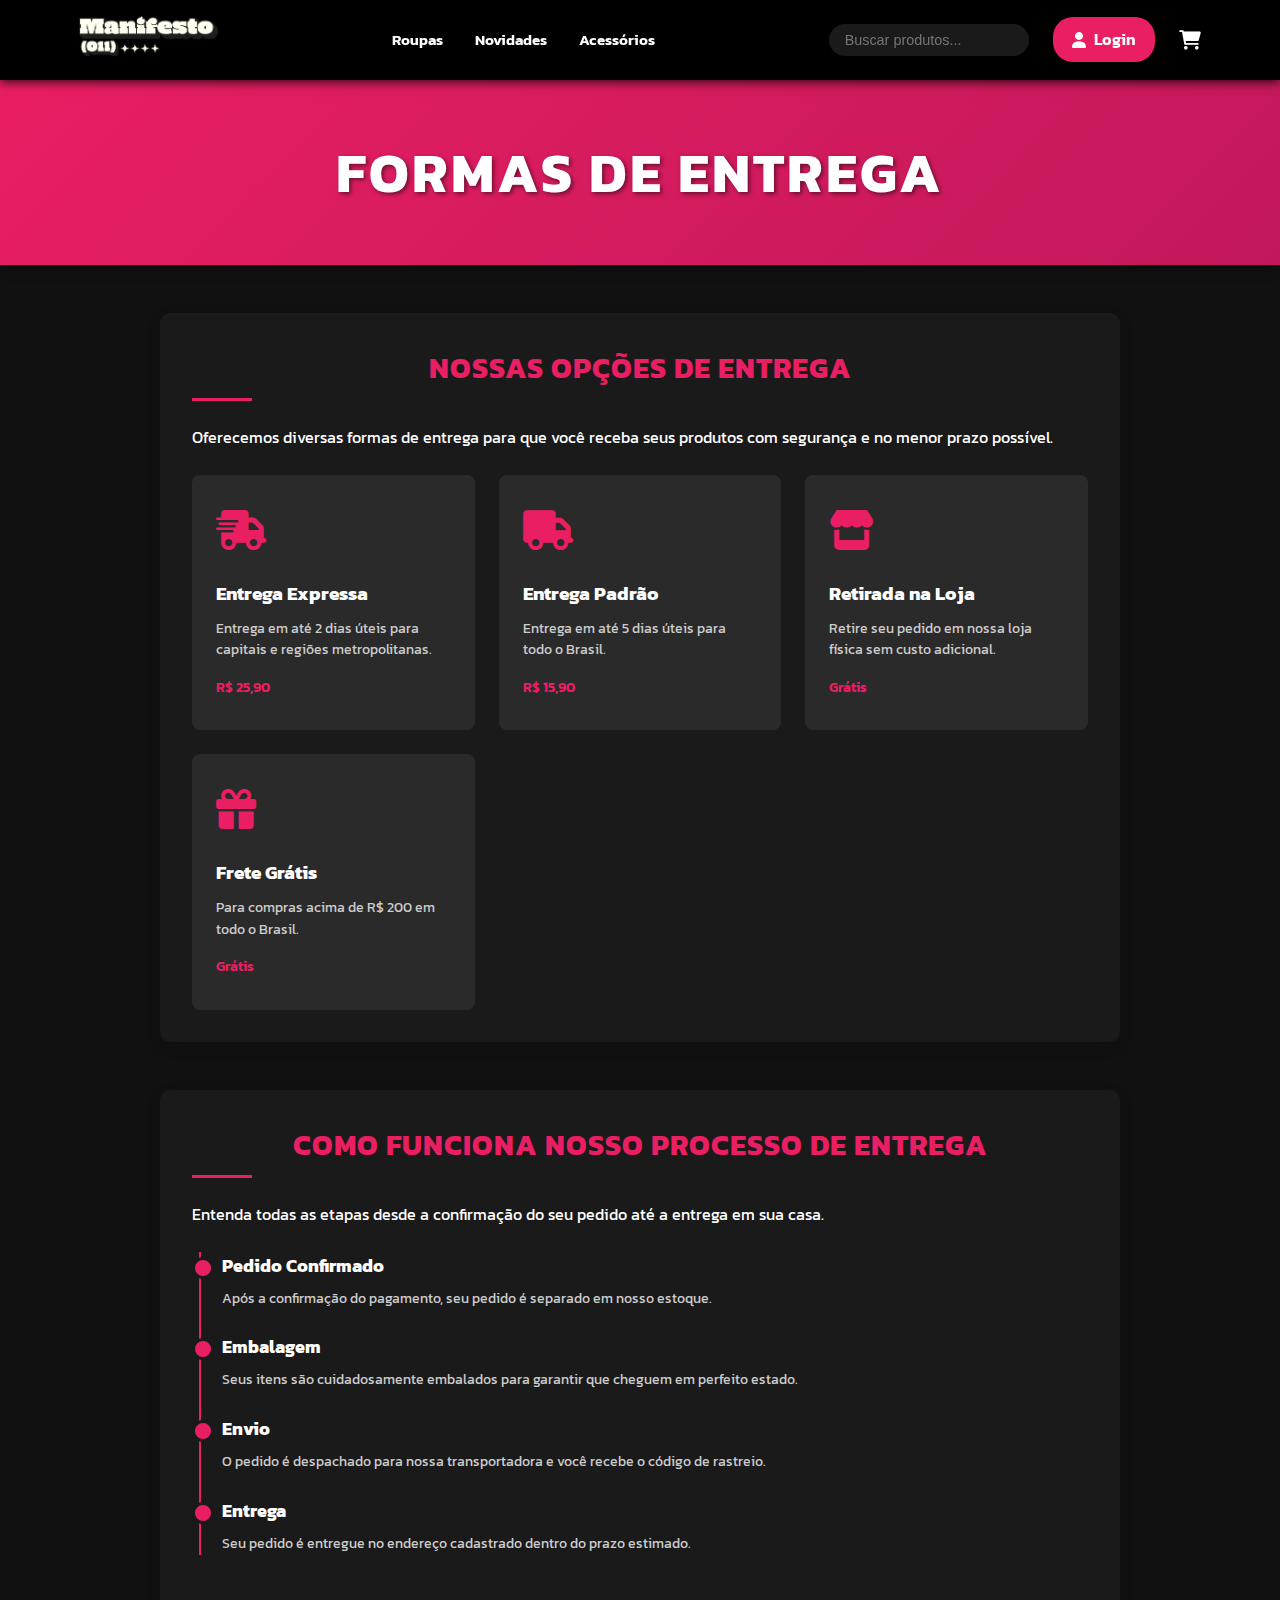
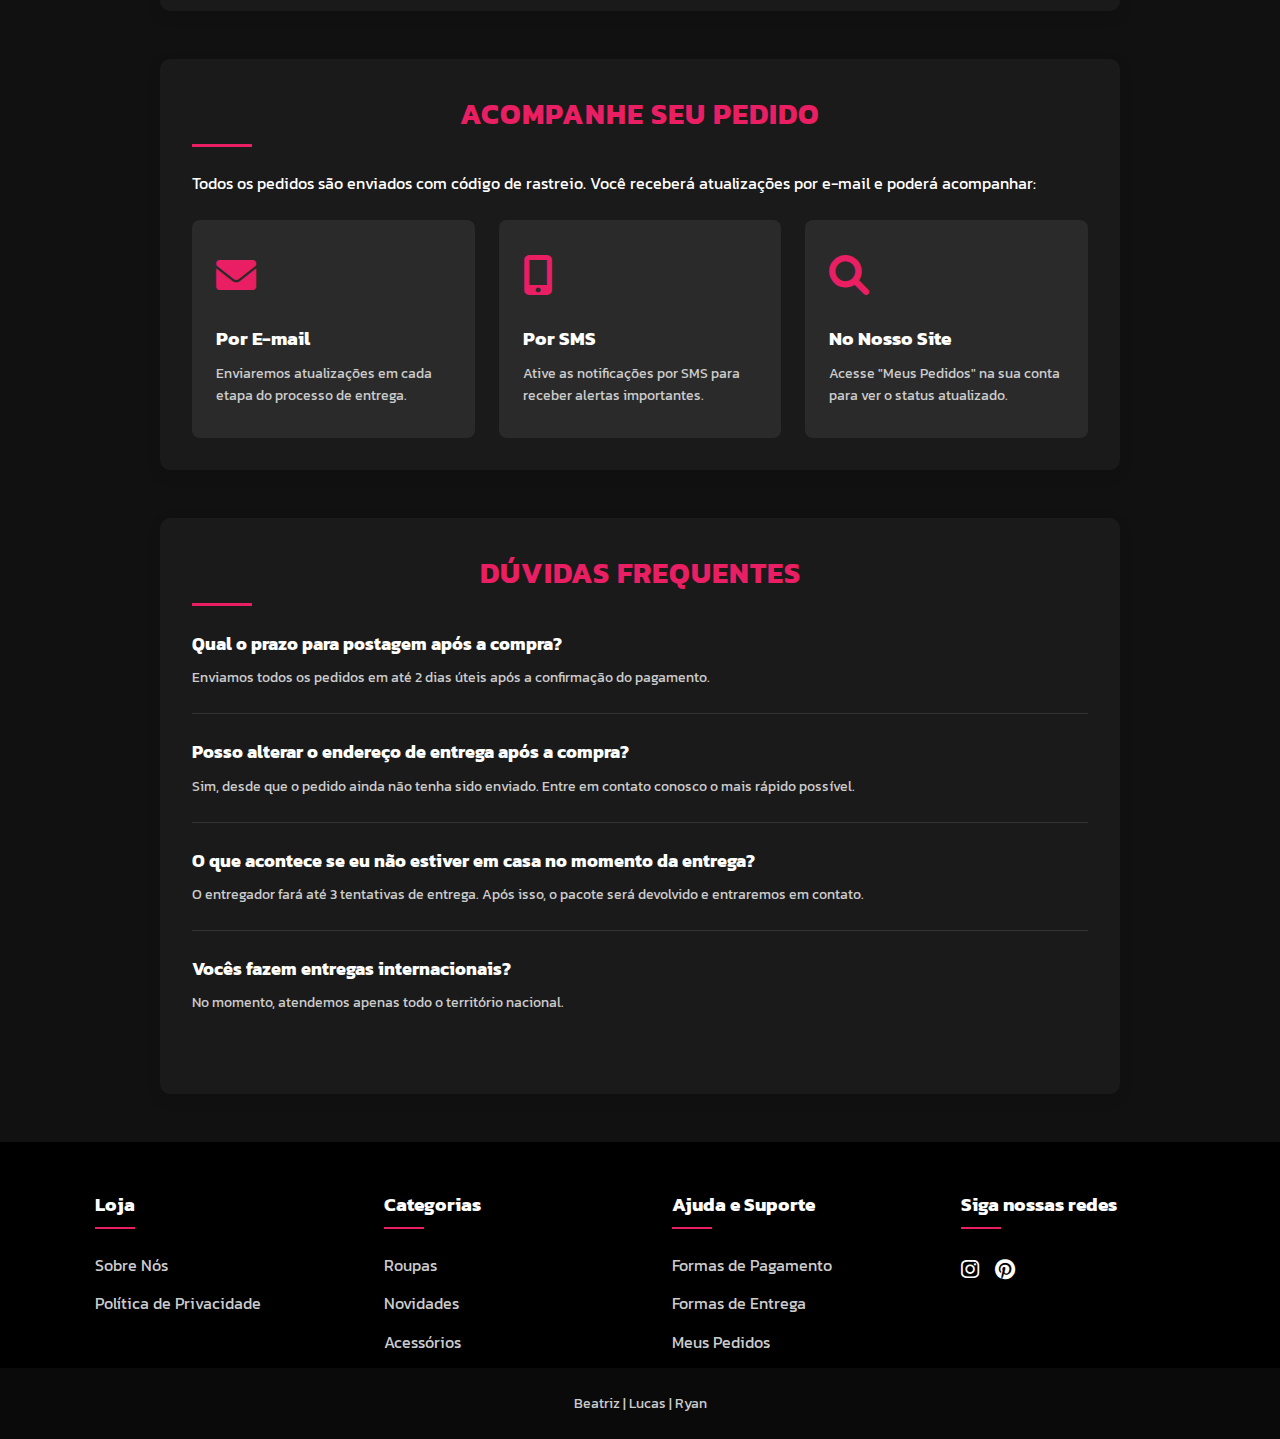
<file: entrega.html>
<!DOCTYPE html>
<html lang="pt-BR">
<head>
    <meta charset="UTF-8">
    <meta name="viewport" content="width=device-width, initial-scale=1.0">
    <title>Formas de Entrega | Nome da Loja</title>
    <link href="https://fonts.googleapis.com/css2?family=Kanit:wght@400;600;700&display=swap" rel="stylesheet">
    <link rel="stylesheet" href="https://cdnjs.cloudflare.com/ajax/libs/font-awesome/6.0.0/css/all.min.css">

    <link rel="stylesheet" href="css/style.css">
    <link rel="stylesheet" href="css/entrega.css">

    <link rel="icon" href="img/icone.png" type="image/png">
</head>
<body>
    <!-- NAVBAR -->
    <nav class="navbar">
        <div class="container">
            <div class="nav-left">
                <a href="index.html">
                    <img src="img/logo.png" alt="Logo da loja" class="logo">
                </a>
            </div>

            <div class="nav-center" id="nav-center">
                <ul class="nav-links">
                    <li><a href="roupas.html">Roupas</a></li>
                    <li><a href="novidades.html">Novidades</a></li>
                    <li><a href="acessorios.html">Acessórios</a></li>
                </ul>
            </div>

            <div class="nav-right" id="nav-right">
                <input type="text" class="search-bar" placeholder="Buscar produtos...">
                <a href="login.html" class="login-btn"><i class="fas fa-user"></i> Login</a>
                <a href="cart.html" class="cart-btn"><i class="fas fa-shopping-cart"></i></a>
            </div>

            <button class="hamburger-menu" id="hamburger-menu" aria-label="Menu">
                <span class="hamburger-line"></span>
                <span class="hamburger-line"></span>
                <span class="hamburger-line"></span>
            </button>
        </div>
    </nav>

    <!-- BANNER -->
    <div class="banner">
        <h1>Formas de Entrega</h1>
    </div>

    <!-- CONTEÚDO PRINCIPAL -->
    <div class="delivery-container">
        <!-- Opções de Entrega -->
        <div class="delivery-section">
            <h2>Nossas Opções de Entrega</h2>
            <p>Oferecemos diversas formas de entrega para que você receba seus produtos com segurança e no menor prazo possível.</p>
            
            <div class="delivery-methods">
                <div class="method-card">
                    <div class="method-icon">
                        <i class="fas fa-shipping-fast"></i>
                    </div>
                    <h3>Entrega Expressa</h3>
                    <p>Entrega em até 2 dias úteis para capitais e regiões metropolitanas.</p>
                    <p class="price">R$ 25,90</p>
                </div>
                
                <div class="method-card">
                    <div class="method-icon">
                        <i class="fas fa-truck"></i>
                    </div>
                    <h3>Entrega Padrão</h3>
                    <p>Entrega em até 5 dias úteis para todo o Brasil.</p>
                    <p class="price">R$ 15,90</p>
                </div>
                
                <div class="method-card">
                    <div class="method-icon">
                        <i class="fas fa-store"></i>
                    </div>
                    <h3>Retirada na Loja</h3>
                    <p>Retire seu pedido em nossa loja física sem custo adicional.</p>
                    <p class="price">Grátis</p>
                </div>
                
                <div class="method-card">
                    <div class="method-icon">
                        <i class="fas fa-gift"></i>
                    </div>
                    <h3>Frete Grátis</h3>
                    <p>Para compras acima de R$ 200 em todo o Brasil.</p>
                    <p class="price">Grátis</p>
                </div>
            </div>
        </div>

        <!-- Processo de Entrega -->
        <div class="delivery-section">
            <h2>Como Funciona Nosso Processo de Entrega</h2>
            <p>Entenda todas as etapas desde a confirmação do seu pedido até a entrega em sua casa.</p>
            
            <div class="timeline">
                <div class="timeline-item">
                    <h4>Pedido Confirmado</h4>
                    <p>Após a confirmação do pagamento, seu pedido é separado em nosso estoque.</p>
                </div>
                
                <div class="timeline-item">
                    <h4>Embalagem</h4>
                    <p>Seus itens são cuidadosamente embalados para garantir que cheguem em perfeito estado.</p>
                </div>
                
                <div class="timeline-item">
                    <h4>Envio</h4>
                    <p>O pedido é despachado para nossa transportadora e você recebe o código de rastreio.</p>
                </div>
                
                <div class="timeline-item">
                    <h4>Entrega</h4>
                    <p>Seu pedido é entregue no endereço cadastrado dentro do prazo estimado.</p>
                </div>
            </div>
        </div>

        <!-- Acompanhamento -->
        <div class="delivery-section">
            <h2>Acompanhe Seu Pedido</h2>
            <p>Todos os pedidos são enviados com código de rastreio. Você receberá atualizações por e-mail e poderá acompanhar:</p>
            
            <div class="delivery-methods">
                <div class="method-card">
                    <div class="method-icon">
                        <i class="fas fa-envelope"></i>
                    </div>
                    <h3>Por E-mail</h3>
                    <p>Enviaremos atualizações em cada etapa do processo de entrega.</p>
                </div>
                
                <div class="method-card">
                    <div class="method-icon">
                        <i class="fas fa-mobile-alt"></i>
                    </div>
                    <h3>Por SMS</h3>
                    <p>Ative as notificações por SMS para receber alertas importantes.</p>
                </div>
                
                <div class="method-card">
                    <div class="method-icon">
                        <i class="fas fa-search"></i>
                    </div>
                    <h3>No Nosso Site</h3>
                    <p>Acesse "Meus Pedidos" na sua conta para ver o status atualizado.</p>
                </div>
            </div>
        </div>

        <!-- Dúvidas Frequentes -->
        <div class="delivery-section">
            <h2>Dúvidas Frequentes</h2>
            
            <div class="faq-item">
                <h3>Qual o prazo para postagem após a compra?</h3>
                <p>Enviamos todos os pedidos em até 2 dias úteis após a confirmação do pagamento.</p>
            </div>
            
            <div class="faq-item">
                <h3>Posso alterar o endereço de entrega após a compra?</h3>
                <p>Sim, desde que o pedido ainda não tenha sido enviado. Entre em contato conosco o mais rápido possível.</p>
            </div>
            
            <div class="faq-item">
                <h3>O que acontece se eu não estiver em casa no momento da entrega?</h3>
                <p>O entregador fará até 3 tentativas de entrega. Após isso, o pacote será devolvido e entraremos em contato.</p>
            </div>
            
            <div class="faq-item">
                <h3>Vocês fazem entregas internacionais?</h3>
                <p>No momento, atendemos apenas todo o território nacional.</p>
            </div>
        </div>
    </div>

    <!-- FOOTER -->
    <footer class="footer">
        <div class="container">
            <div class="footer-col">
                <h4>Loja</h4>
                <ul>
                    <li><a href="sobre.html">Sobre Nós</a></li>
                    <li><a href="privacidade.html">Política de Privacidade</a></li>
                </ul>
            </div>
            <div class="footer-col">
                <h4>Categorias</h4>
                <ul>
          <li><a href="roupas.html">Roupas</a></li>
          <li><a href="novidades.html">Novidades</a></li>
          <li><a href="acessorios.html">Acessórios</a></li>
                </ul>
            </div>
            <div class="footer-col">
                <h4>Ajuda e Suporte</h4>
                <ul>
          <li><a href="pagamento.html">Formas de Pagamento</a></li>
          <li><a href="entrega.html">Formas de Entrega</a></li>
          <li><a href="pedidos.html">Meus Pedidos</a></li>
                </ul>
            </div>
            <div class="footer-col">
                <h4>Siga nossas redes</h4>
                <div class="social-icons">
                    <a href="#" aria-label="Instagram"><i class="fab fa-instagram"></i></a>
                    <a href="#" aria-label="Pinterest"><i class="fab fa-pinterest"></i></a>
                </div>
            </div>
        </div>
    </footer>

    <!-- CRÉDITOS -->
    <div class="footer-creditos">
        <p>
            <a href="https://www.exemplo.com/beatriz-perfil" target="_blank">Beatriz</a> |
            <a href="https://www.behance.net/lucsvaa" target="_blank">Lucas</a> |
            <a href="https://www.exemplo.com/ryan-perfil" target="_blank">Ryan</a>
        </p>
    </div>

    <script src="js/entrega.js"></script>
</body>
</html>
</file>
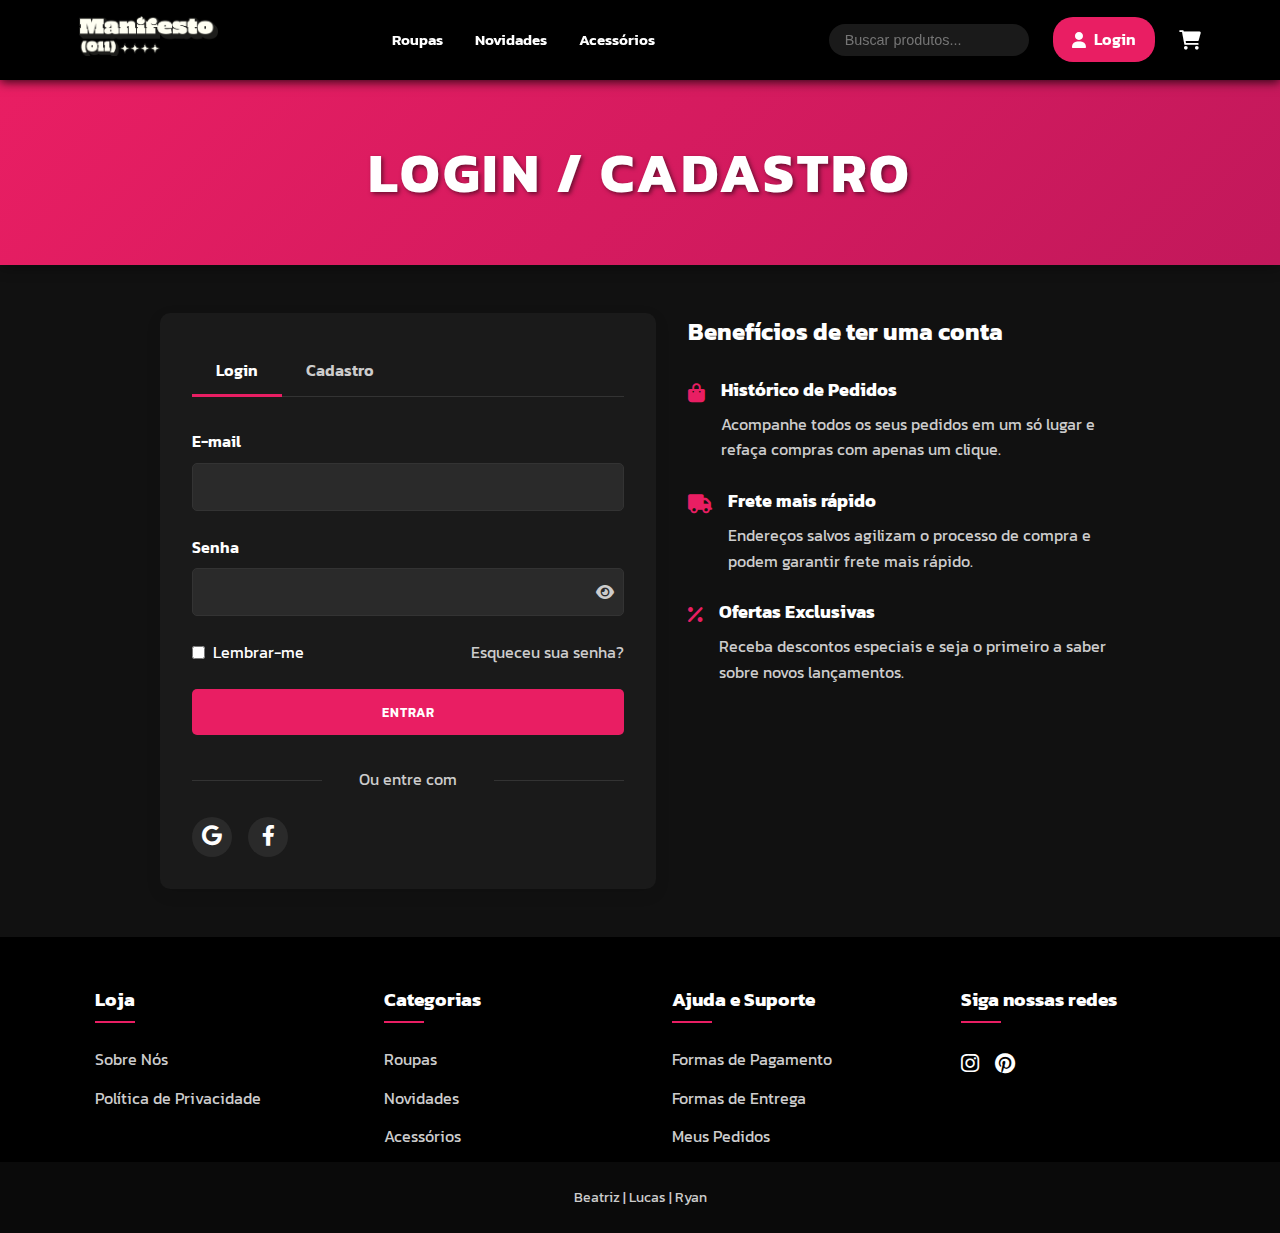
<file: login.html>
<!DOCTYPE html>
<html lang="pt-BR">
<head>
    <meta charset="UTF-8">
    <meta name="viewport" content="width=device-width, initial-scale=1.0">
    <title>Login | Nome da Loja</title>
    <link href="https://fonts.googleapis.com/css2?family=Kanit:wght@400;600;700&display=swap" rel="stylesheet">
    <link rel="stylesheet" href="https://cdnjs.cloudflare.com/ajax/libs/font-awesome/6.0.0/css/all.min.css">

    <link rel="stylesheet" href="css/style.css">
    <link rel="stylesheet" href="css/login.css">

    <link rel="icon" href="img/icone.png" type="image/png">

</head>
<body>
    <!-- NAVBAR -->
    <nav class="navbar">
        <div class="container">
            <div class="nav-left">
                <a href="index.html">
                    <img src="img/logo.png" alt="Logo da loja" class="logo">
                </a>
            </div>

            <div class="nav-center" id="nav-center">
                <ul class="nav-links">
                    <li><a href="roupas.html">Roupas</a></li>
                    <li><a href="novidades.html">Novidades</a></li>
                    <li><a href="acessorios.html">Acessórios</a></li>
                </ul>
            </div>

            <div class="nav-right" id="nav-right">
                <input type="text" class="search-bar" placeholder="Buscar produtos...">
                <a href="login.html" class="login-btn"><i class="fas fa-user"></i> Login</a>
                <a href="cart.html" class="cart-btn"><i class="fas fa-shopping-cart"></i></a>
            </div>

            <button class="hamburger-menu" id="hamburger-menu" aria-label="Menu">
                <span class="hamburger-line"></span>
                <span class="hamburger-line"></span>
                <span class="hamburger-line"></span>
            </button>
        </div>
    </nav>

    <!-- BANNER -->
    <div class="banner">
        <h1>Login / Cadastro</h1>
    </div>

    <!-- CONTEÚDO PRINCIPAL -->
    <div class="auth-container">
        <!-- Formulários de Login/Cadastro -->
        <div class="auth-form-container">
            <div class="auth-tabs">
                <div class="auth-tab active" data-tab="login">Login</div>
                <div class="auth-tab" data-tab="register">Cadastro</div>
            </div>
            
            <!-- Formulário de Login -->
            <form id="login-form" class="auth-form active">
                <div class="form-group">
                    <label for="login-email">E-mail</label>
                    <input type="email" id="login-email" class="form-control" required>
                </div>
                
                <div class="form-group">
                    <label for="login-password">Senha</label>
                    <div class="password-container">
                        <input type="password" id="login-password" class="form-control" required>
                        <i class="fas fa-eye toggle-password" data-target="login-password"></i>
                    </div>
                </div>
                
                <div class="remember-forgot">
                    <div class="remember-me">
                        <input type="checkbox" id="remember-me">
                        <label for="remember-me">Lembrar-me</label>
                    </div>
                    <a href="#" class="forgot-password">Esqueceu sua senha?</a>
                </div>
                
                <button type="submit" class="auth-btn">Entrar</button>
                
                <div class="social-login">
                    <p>Ou entre com</p>
                    <div class="social-icons">
                        <a href="#" class="social-icon" aria-label="Login com Google"><i class="fab fa-google"></i></a>
                        <a href="#" class="social-icon" aria-label="Login com Facebook"><i class="fab fa-facebook-f"></i></a>
                    </div>
                </div>
            </form>
            
            <!-- Formulário de Cadastro -->
            <form id="register-form" class="auth-form">
                <div class="form-group">
                    <label for="register-name">Nome Completo</label>
                    <input type="text" id="register-name" class="form-control" required>
                </div>
                
                <div class="form-group">
                    <label for="register-email">E-mail</label>
                    <input type="email" id="register-email" class="form-control" required>
                </div>

                <div class="form-group">
                    <label for="register-cpf">CPF</label>
                    <input type="text" id="register-cpf" class="form-control" 
                           placeholder="000.000.000-00" required
                           pattern="\d{3}\.\d{3}\.\d{3}-\d{2}">
                    <div id="cpf-error" class="cpf-error">CPF inválido. Por favor, digite um CPF válido.</div>
                </div>
                
                <div class="form-group">
                    <label for="register-password">Senha</label>
                    <div class="password-container">
                        <input type="password" id="register-password" class="form-control" required minlength="6">
                        <i class="fas fa-eye toggle-password" data-target="register-password"></i>
                    </div>
                    <small class="hint">Mínimo de 6 caracteres</small>
                </div>
                
                <div class="form-group">
                    <label for="register-confirm">Confirme a Senha</label>
                    <div class="password-container">
                        <input type="password" id="register-confirm" class="form-control" required>
                        <i class="fas fa-eye toggle-password" data-target="register-confirm"></i>
                    </div>
                </div>
                
                <div class="form-group">
                    <div class="remember-me">
                        <input type="checkbox" id="accept-terms" required>
                        <label for="accept-terms">Li e aceito os <a href="privacidade.html" style="color: #e91e63;">Termos de Uso</a> e <a href="privacidade.html" style="color: #e91e63;">Política de Privacidade</a></label>
                    </div>
                </div>
                
                <button type="submit" class="auth-btn">Cadastrar</button>
            </form>
        </div>
        
        <!-- Benefícios de ter uma conta -->
        <div class="auth-benefits">
            <h3 class="benefits-title">Benefícios de ter uma conta</h3>
            <ul class="benefits-list">
                <li class="benefit-item">
                    <div class="benefit-icon">
                        <i class="fas fa-shopping-bag"></i>
                    </div>
                    <div class="benefit-content">
                        <h4>Histórico de Pedidos</h4>
                        <p>Acompanhe todos os seus pedidos em um só lugar e refaça compras com apenas um clique.</p>
                    </div>
                </li>
                
                <li class="benefit-item">
                    <div class="benefit-icon">
                        <i class="fas fa-truck"></i>
                    </div>
                    <div class="benefit-content">
                        <h4>Frete mais rápido</h4>
                        <p>Endereços salvos agilizam o processo de compra e podem garantir frete mais rápido.</p>
                    </div>
                </li>
                
                <li class="benefit-item">
                    <div class="benefit-icon">
                        <i class="fas fa-percentage"></i>
                    </div>
                    <div class="benefit-content">
                        <h4>Ofertas Exclusivas</h4>
                        <p>Receba descontos especiais e seja o primeiro a saber sobre novos lançamentos.</p>
                    </div>
                </li>
            </ul>
        </div>
    </div>

    <!-- FOOTER -->
    <footer class="footer">
        <div class="container">
            <div class="footer-col">
                <h4>Loja</h4>
                <ul>
                    <li><a href="sobre.html">Sobre Nós</a></li>
                    <li><a href="privacidade.html">Política de Privacidade</a></li>
                </ul>
            </div>
            <div class="footer-col">
                <h4>Categorias</h4>
                <ul>
                    <li><a href="roupas.html">Roupas</a></li>
                    <li><a href="novidades.html">Novidades</a></li>
                    <li><a href="acessorios.html">Acessórios</a></li>
                </ul>
            </div>
            <div class="footer-col">
                <h4>Ajuda e Suporte</h4>
                <ul>
                    <li><a href="pagamento.html">Formas de Pagamento</a></li>
                    <li><a href="entrega.html">Formas de Entrega</a></li>
                    <li><a href="pedidos.html">Meus Pedidos</a></li>
                </ul>
            </div>
            <div class="footer-col">
                <h4>Siga nossas redes</h4>
                <div class="social-icons">
                    <a href="#" aria-label="Instagram"><i class="fab fa-instagram"></i></a>
                    <a href="#" aria-label="Pinterest"><i class="fab fa-pinterest"></i></a>
                </div>
            </div>
        </div>
    </footer>

    <!-- CRÉDITOS -->
    <div class="footer-creditos">
        <p>
            <a href="https://www.exemplo.com/beatriz-perfil" target="_blank">Beatriz</a> |
            <a href="https://www.behance.net/lucsvaa" target="_blank">Lucas</a> |
            <a href="https://www.exemplo.com/ryan-perfil" target="_blank">Ryan</a>
        </p>
    </div>

    <script src="js/login.js"></script>
</body>
</html>
</file>
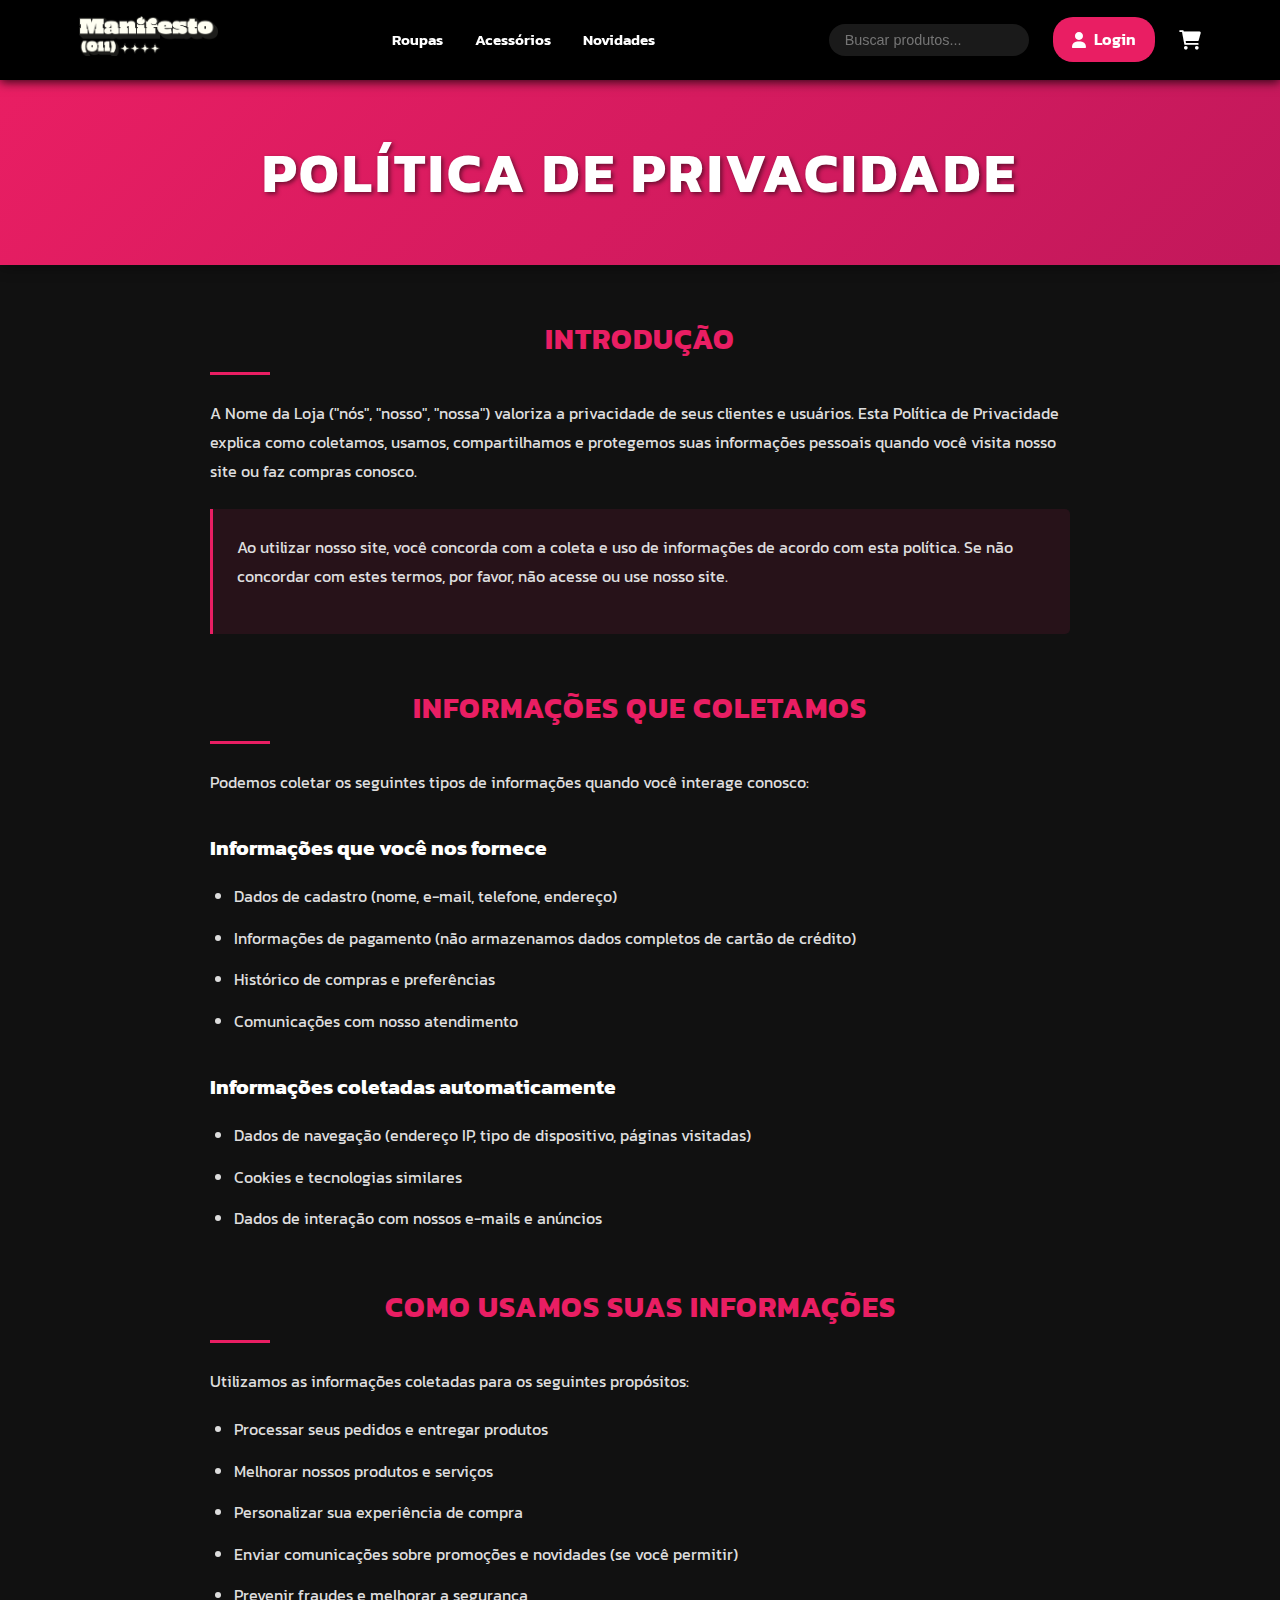
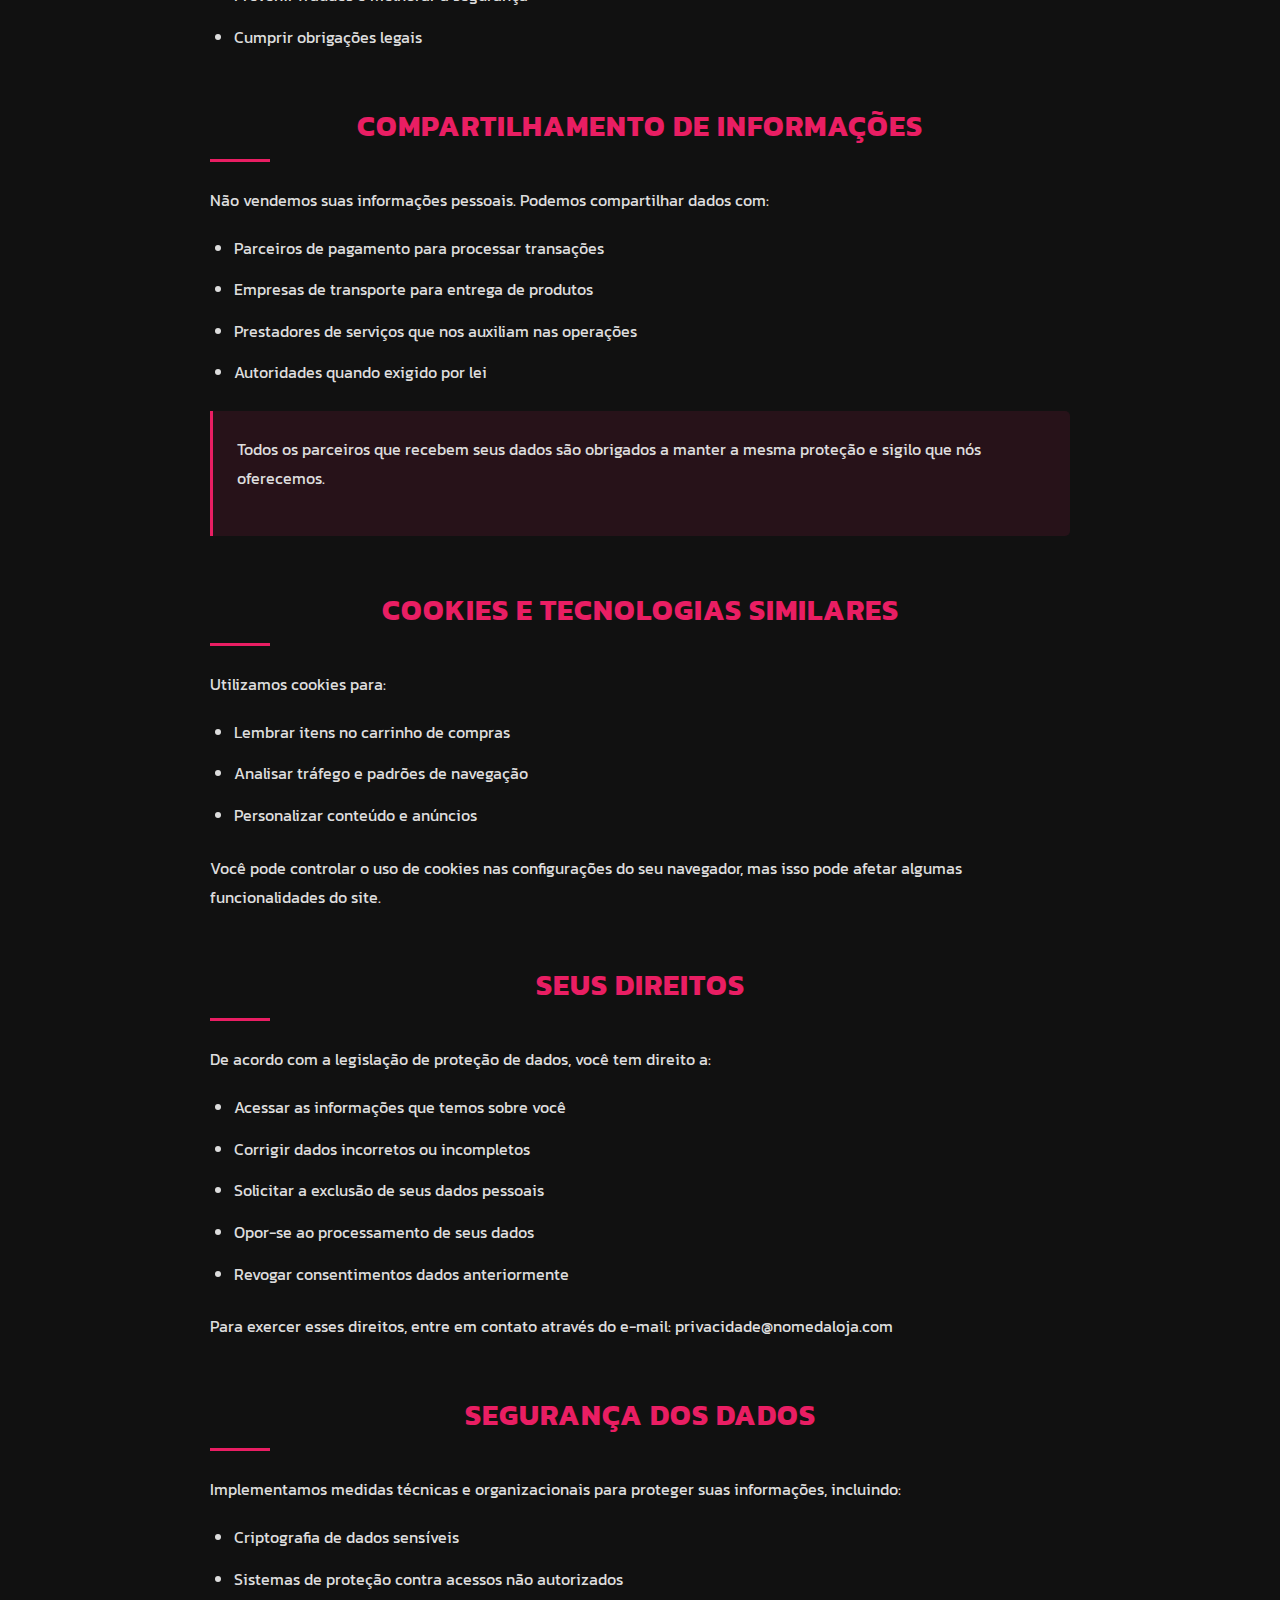
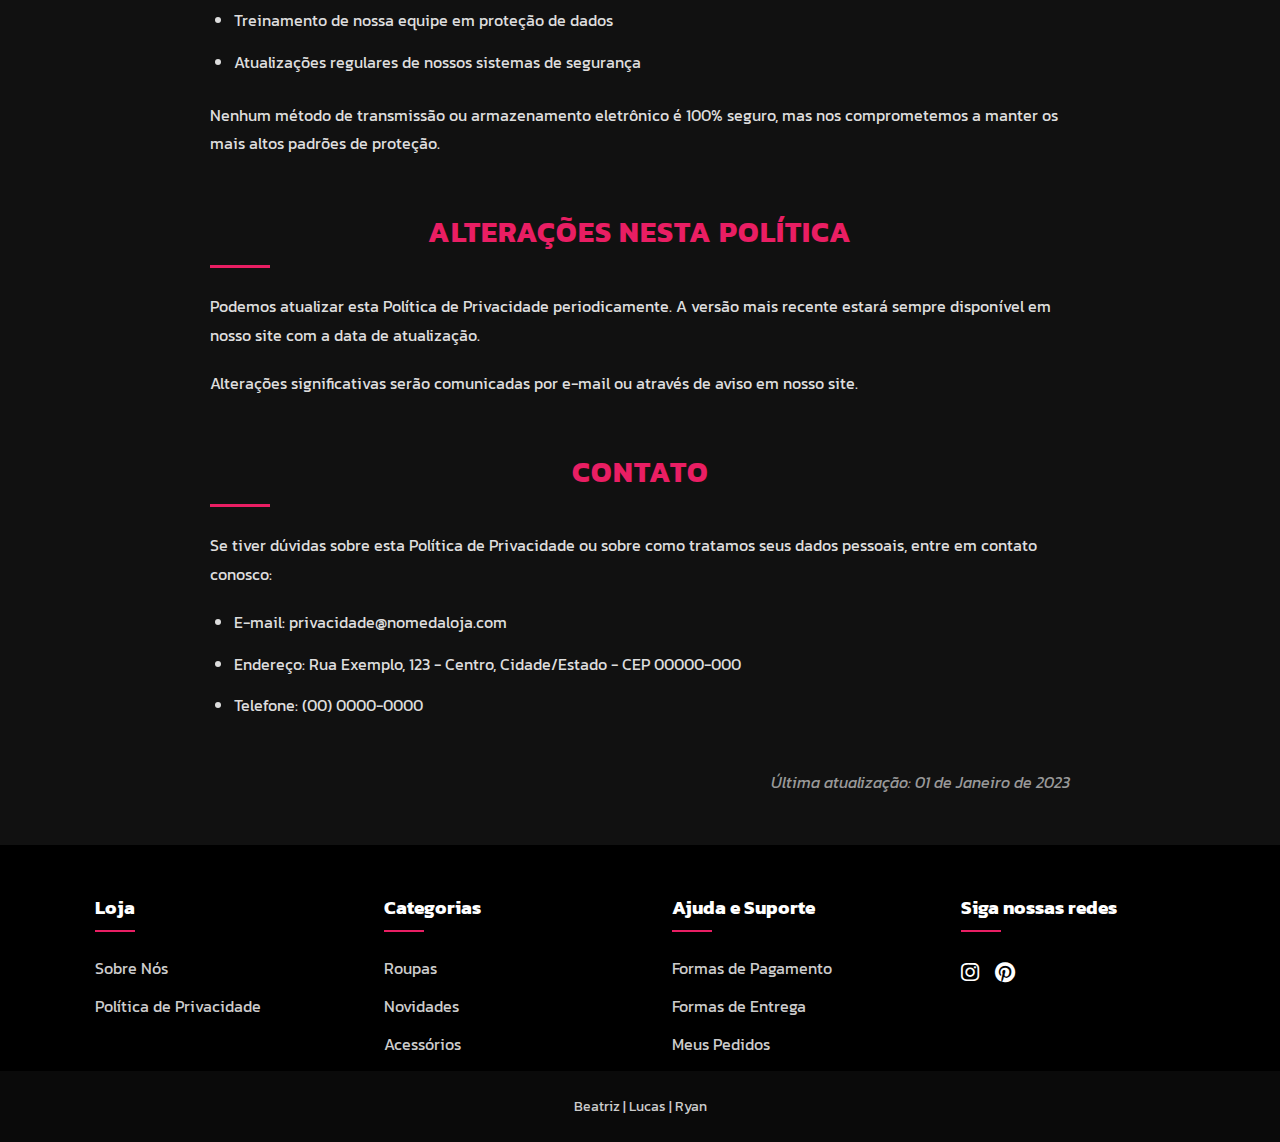
<file: privacidade.html>
<!DOCTYPE html>
<html lang="pt-BR">
<head>
    <meta charset="UTF-8">
    <meta name="viewport" content="width=device-width, initial-scale=1.0">
    <title>Política de Privacidade | Manifesto</title>
    <link href="https://fonts.googleapis.com/css2?family=Kanit:wght@400;600;700&display=swap" rel="stylesheet">
    <link rel="stylesheet" href="https://cdnjs.cloudflare.com/ajax/libs/font-awesome/6.0.0/css/all.min.css">
    <link rel="stylesheet" href="css/style.css">
    <link rel="icon" href="img/icone.png" type="image/png">
    <style>
        /* Estilos específicos para a página de política de privacidade */
        .banner {
            background: linear-gradient(135deg, #e91e63, #c2185b);
            padding: 3rem 0;
            text-align: center;
            margin-bottom: 2rem;
            box-shadow: 0 4px 12px rgba(0, 0, 0, 0.3);
        }
        
        .banner h1 {
            font-size: 3.5rem;
            text-transform: uppercase;
            letter-spacing: 3px;
            margin: 0;
            text-shadow: 2px 2px 4px rgba(0, 0, 0, 0.5);
            animation: fadeIn 1s ease-out;
        }
        
        .privacy-container {
            max-width: 900px;
            margin: 3rem auto;
            padding: 0 20px;
            color: #ddd;
            line-height: 1.8;
        }
        
        .privacy-section {
            margin-bottom: 3rem;
        }
        
        .privacy-section h2 {
            font-size: 1.8rem;
            color: #e91e63;
            margin-bottom: 1.5rem;
            position: relative;
            padding-bottom: 10px;
        }
        
        .privacy-section h2::after {
            content: '';
            position: absolute;
            bottom: 0;
            left: 0;
            width: 60px;
            height: 3px;
            background-color: #e91e63;
        }
        
        .privacy-section h3 {
            font-size: 1.3rem;
            margin: 2rem 0 1rem;
            color: white;
        }
        
        .privacy-section p {
            margin-bottom: 1.2rem;
        }
        
        .privacy-section ul {
            margin-bottom: 1.5rem;
            padding-left: 1.5rem;
        }
        
        .privacy-section li {
            margin-bottom: 0.8rem;
        }
        
        .highlight {
            background-color: rgba(233, 30, 99, 0.1);
            border-left: 3px solid #e91e63;
            padding: 1.5rem;
            margin: 1.5rem 0;
            border-radius: 0 5px 5px 0;
        }
        
        .update-date {
            text-align: right;
            font-style: italic;
            color: #999;
            margin-top: 3rem;
        }
        
        @media (max-width: 768px) {
            .banner h1 {
                font-size: 2.5rem;
            }
            
            .privacy-section h2 {
                font-size: 1.5rem;
            }
        }
        
        @media (max-width: 480px) {
            .banner h1 {
                font-size: 2rem;
            }
            
            .privacy-container {
                padding: 0 15px;
            }
        }
    </style>
</head>
<body>
    <!-- NAVBAR -->
    <nav class="navbar">
        <div class="container">
            <div class="nav-left">
                <a href="index.html">
                    <img src="img/logo.png" alt="Logo da loja" class="logo">
                </a>
            </div>

            <div class="nav-center" id="nav-center">
                <ul class="nav-links">
                    <li><a href="roupas.html">Roupas</a></li>
                    <li><a href="acessorios.html">Acessórios</a></li>
                    <li><a href="novidades.html">Novidades</a></li>
                </ul>
            </div>

            <div class="nav-right" id="nav-right">
                <input type="text" class="search-bar" placeholder="Buscar produtos...">
                <a href="login.html" class="login-btn"><i class="fas fa-user"></i> Login</a>
                <a href="cart.html" class="cart-btn"><i class="fas fa-shopping-cart"></i></a>
            </div>

            <button class="hamburger-menu" id="hamburger-menu" aria-label="Menu">
                <span class="hamburger-line"></span>
                <span class="hamburger-line"></span>
                <span class="hamburger-line"></span>
            </button>
        </div>
    </nav>

    <!-- BANNER -->
    <div class="banner">
        <h1>Política de Privacidade</h1>
    </div>

    <!-- CONTEÚDO PRINCIPAL -->
    <div class="privacy-container">
        <div class="privacy-section">
            <h2>Introdução</h2>
            <p>A Nome da Loja ("nós", "nosso", "nossa") valoriza a privacidade de seus clientes e usuários. Esta Política de Privacidade explica como coletamos, usamos, compartilhamos e protegemos suas informações pessoais quando você visita nosso site ou faz compras conosco.</p>
            
            <div class="highlight">
                <p>Ao utilizar nosso site, você concorda com a coleta e uso de informações de acordo com esta política. Se não concordar com estes termos, por favor, não acesse ou use nosso site.</p>
            </div>
        </div>

        <div class="privacy-section">
            <h2>Informações que Coletamos</h2>
            <p>Podemos coletar os seguintes tipos de informações quando você interage conosco:</p>
            
            <h3>Informações que você nos fornece</h3>
            <ul>
                <li>Dados de cadastro (nome, e-mail, telefone, endereço)</li>
                <li>Informações de pagamento (não armazenamos dados completos de cartão de crédito)</li>
                <li>Histórico de compras e preferências</li>
                <li>Comunicações com nosso atendimento</li>
            </ul>
            
            <h3>Informações coletadas automaticamente</h3>
            <ul>
                <li>Dados de navegação (endereço IP, tipo de dispositivo, páginas visitadas)</li>
                <li>Cookies e tecnologias similares</li>
                <li>Dados de interação com nossos e-mails e anúncios</li>
            </ul>
        </div>

        <div class="privacy-section">
            <h2>Como Usamos Suas Informações</h2>
            <p>Utilizamos as informações coletadas para os seguintes propósitos:</p>
            
            <ul>
                <li>Processar seus pedidos e entregar produtos</li>
                <li>Melhorar nossos produtos e serviços</li>
                <li>Personalizar sua experiência de compra</li>
                <li>Enviar comunicações sobre promoções e novidades (se você permitir)</li>
                <li>Prevenir fraudes e melhorar a segurança</li>
                <li>Cumprir obrigações legais</li>
            </ul>
        </div>

        <div class="privacy-section">
            <h2>Compartilhamento de Informações</h2>
            <p>Não vendemos suas informações pessoais. Podemos compartilhar dados com:</p>
            
            <ul>
                <li>Parceiros de pagamento para processar transações</li>
                <li>Empresas de transporte para entrega de produtos</li>
                <li>Prestadores de serviços que nos auxiliam nas operações</li>
                <li>Autoridades quando exigido por lei</li>
            </ul>
            
            <div class="highlight">
                <p>Todos os parceiros que recebem seus dados são obrigados a manter a mesma proteção e sigilo que nós oferecemos.</p>
            </div>
        </div>

        <div class="privacy-section">
            <h2>Cookies e Tecnologias Similares</h2>
            <p>Utilizamos cookies para:</p>
            
            <ul>
                <li>Lembrar itens no carrinho de compras</li>
                <li>Analisar tráfego e padrões de navegação</li>
                <li>Personalizar conteúdo e anúncios</li>
            </ul>
            
            <p>Você pode controlar o uso de cookies nas configurações do seu navegador, mas isso pode afetar algumas funcionalidades do site.</p>
        </div>

        <div class="privacy-section">
            <h2>Seus Direitos</h2>
            <p>De acordo com a legislação de proteção de dados, você tem direito a:</p>
            
            <ul>
                <li>Acessar as informações que temos sobre você</li>
                <li>Corrigir dados incorretos ou incompletos</li>
                <li>Solicitar a exclusão de seus dados pessoais</li>
                <li>Opor-se ao processamento de seus dados</li>
                <li>Revogar consentimentos dados anteriormente</li>
            </ul>
            
            <p>Para exercer esses direitos, entre em contato através do e-mail: privacidade@nomedaloja.com</p>
        </div>

        <div class="privacy-section">
            <h2>Segurança dos Dados</h2>
            <p>Implementamos medidas técnicas e organizacionais para proteger suas informações, incluindo:</p>
            
            <ul>
                <li>Criptografia de dados sensíveis</li>
                <li>Sistemas de proteção contra acessos não autorizados</li>
                <li>Treinamento de nossa equipe em proteção de dados</li>
                <li>Atualizações regulares de nossos sistemas de segurança</li>
            </ul>
            
            <p>Nenhum método de transmissão ou armazenamento eletrônico é 100% seguro, mas nos comprometemos a manter os mais altos padrões de proteção.</p>
        </div>

        <div class="privacy-section">
            <h2>Alterações nesta Política</h2>
            <p>Podemos atualizar esta Política de Privacidade periodicamente. A versão mais recente estará sempre disponível em nosso site com a data de atualização.</p>
            
            <p>Alterações significativas serão comunicadas por e-mail ou através de aviso em nosso site.</p>
        </div>

        <div class="privacy-section">
            <h2>Contato</h2>
            <p>Se tiver dúvidas sobre esta Política de Privacidade ou sobre como tratamos seus dados pessoais, entre em contato conosco:</p>
            
            <ul>
                <li>E-mail: privacidade@nomedaloja.com</li>
                <li>Endereço: Rua Exemplo, 123 - Centro, Cidade/Estado - CEP 00000-000</li>
                <li>Telefone: (00) 0000-0000</li>
            </ul>
        </div>

        <div class="update-date">
            <p>Última atualização: 01 de Janeiro de 2023</p>
        </div>
    </div>

    <!-- FOOTER -->
    <footer class="footer">
        <div class="container">
            <div class="footer-col">
                <h4>Loja</h4>
                <ul>
                    <li><a href="sobre.html">Sobre Nós</a></li>
                    <li><a href="privacidade.html">Política de Privacidade</a></li>
                </ul>
            </div>
            <div class="footer-col">
                <h4>Categorias</h4>
                <ul>
          <li><a href="roupas.html">Roupas</a></li>
          <li><a href="novidades.html">Novidades</a></li>
          <li><a href="acessorios.html">Acessórios</a></li>
                </ul>
            </div>
            <div class="footer-col">
                <h4>Ajuda e Suporte</h4>
                <ul>
          <li><a href="pagamento.html">Formas de Pagamento</a></li>
          <li><a href="entrega.html">Formas de Entrega</a></li>
          <li><a href="pedidos.html">Meus Pedidos</a></li>
                </ul>
            </div>
            <div class="footer-col">
                <h4>Siga nossas redes</h4>
                <div class="social-icons">
                    <a href="#" aria-label="Instagram"><i class="fab fa-instagram"></i></a>
                    <a href="#" aria-label="Pinterest"><i class="fab fa-pinterest"></i></a>
                </div>
            </div>
        </div>
    </footer>

    <!-- CRÉDITOS -->
    <div class="footer-creditos">
        <p>
            <a href="https://www.exemplo.com/beatriz-perfil" target="_blank">Beatriz</a> |
            <a href="https://www.behance.net/lucsvaa" target="_blank">Lucas</a> |
            <a href="https://www.exemplo.com/ryan-perfil" target="_blank">Ryan</a>
        </p>
    </div>

    <script>
        // Menu Hamburguer
        const hamburgerMenu = document.getElementById('hamburger-menu');
        const navCenter = document.getElementById('nav-center');
        const navRight = document.getElementById('nav-right');
        const body = document.body;

        hamburgerMenu.addEventListener('click', () => {
            hamburgerMenu.classList.toggle('active');
            navCenter.classList.toggle('open');
            navRight.classList.toggle('open');
            body.classList.toggle('menu-open');
            
            if (hamburgerMenu.classList.contains('active')) {
                document.querySelectorAll('.hamburger-line').forEach((line, index) => {
                    if (index === 0) line.style.transform = 'translateY(8px) rotate(45deg)';
                    if (index === 1) line.style.opacity = '0';
                    if (index === 2) line.style.transform = 'translateY(-8px) rotate(-45deg)';
                });
            } else {
                document.querySelectorAll('.hamburger-line').forEach(line => {
                    line.style.transform = '';
                    line.style.opacity = '';
                });
            }
        });
    </script>
</body>
</html>
</file>
<file: css/entrega.css>
/* Estilos específicos para a página de entregas */
        .banner {
            background: linear-gradient(135deg, #e91e63, #c2185b);
            padding: 3rem 0;
            text-align: center;
            margin-bottom: 2rem;
            box-shadow: 0 4px 12px rgba(0, 0, 0, 0.3);
        }
        
        .banner h1 {
            font-size: 3.5rem;
            text-transform: uppercase;
            letter-spacing: 3px;
            margin: 0;
            text-shadow: 2px 2px 4px rgba(0, 0, 0, 0.5);
            animation: fadeIn 1s ease-out;
        }
        
        .delivery-container {
            max-width: 1000px;
            margin: 3rem auto;
            padding: 0 20px;
        }
        
        .delivery-section {
            margin-bottom: 3rem;
            background-color: #1a1a1a;
            border-radius: 10px;
            padding: 2rem;
            box-shadow: 0 5px 15px rgba(0,0,0,0.1);
        }
        
        .delivery-section h2 {
            font-size: 1.8rem;
            margin-bottom: 1.5rem;
            color: #e91e63;
            position: relative;
            padding-bottom: 10px;
        }
        
        .delivery-section h2::after {
            content: '';
            position: absolute;
            bottom: 0;
            left: 0;
            width: 60px;
            height: 3px;
            background-color: #e91e63;
        }
        
        .delivery-methods {
            display: grid;
            grid-template-columns: repeat(auto-fill, minmax(250px, 1fr));
            gap: 1.5rem;
            margin-top: 1.5rem;
        }
        
        .method-card {
            background-color: #2a2a2a;
            border-radius: 8px;
            padding: 1.5rem;
            transition: all 0.3s ease;
        }
        
        .method-card:hover {
            transform: translateY(-5px);
            box-shadow: 0 10px 20px rgba(0,0,0,0.2);
        }
        
        .method-icon {
            font-size: 2.5rem;
            margin-bottom: 1rem;
            color: #e91e63;
        }
        
        .method-card h3 {
            font-size: 1.2rem;
            margin-bottom: 0.5rem;
        }
        
        .method-card p {
            color: #ccc;
            font-size: 0.9rem;
            line-height: 1.5;
            margin-bottom: 0.5rem;
        }
        
        .method-card .price {
            color: #e91e63;
            font-weight: 600;
            margin-top: 1rem;
        }
        
        .timeline {
            position: relative;
            padding-left: 30px;
            margin-top: 1.5rem;
        }
        
        .timeline::before {
            content: '';
            position: absolute;
            left: 7px;
            top: 0;
            bottom: 0;
            width: 2px;
            background-color: #e91e63;
        }
        
        .timeline-item {
            position: relative;
            margin-bottom: 1.5rem;
        }
        
        .timeline-item::before {
            content: '';
            position: absolute;
            left: -30px;
            top: 5px;
            width: 16px;
            height: 16px;
            border-radius: 50%;
            background-color: #e91e63;
            border: 3px solid #1a1a1a;
        }
        
        .timeline-item h4 {
            font-size: 1.1rem;
            margin-bottom: 0.5rem;
        }
        
        .timeline-item p {
            color: #ccc;
            font-size: 0.9rem;
            line-height: 1.5;
        }
        
        .faq-item {
            margin-bottom: 1.5rem;
            padding-bottom: 1.5rem;
            border-bottom: 1px solid #333;
        }
        
        .faq-item:last-child {
            border-bottom: none;
        }
        
        .faq-item h3 {
            font-size: 1.1rem;
            margin-bottom: 0.5rem;
            color: white;
        }
        
        .faq-item p {
            color: #ccc;
            font-size: 0.9rem;
            line-height: 1.6;
        }
        
        @media (max-width: 768px) {
            .banner h1 {
                font-size: 2.5rem;
            }
            
            .delivery-methods {
                grid-template-columns: 1fr;
            }
        }
        
        @media (max-width: 480px) {
            .banner h1 {
                font-size: 2rem;
            }
            
            .delivery-section {
                padding: 1.5rem;
            }
        }
</file>
<file: css/login.css>
/* Estilos específicos para a página de login/cadastro */
        .banner {
            background: linear-gradient(135deg, #e91e63, #c2185b);
            padding: 3rem 0;
            text-align: center;
            margin-bottom: 2rem;
            box-shadow: 0 4px 12px rgba(0, 0, 0, 0.3);
        }
        
        .banner h1 {
            font-size: 3.5rem;
            text-transform: uppercase;
            letter-spacing: 3px;
            margin: 0;
            text-shadow: 2px 2px 4px rgba(0, 0, 0, 0.5);
            animation: fadeIn 1s ease-out;
        }
        
        .auth-container {
            max-width: 1000px;
            margin: 3rem auto;
            padding: 0 20px;
            display: flex;
            gap: 2rem;
        }
        
        .auth-form-container {
            flex: 1;
            background-color: #1a1a1a;
            border-radius: 10px;
            padding: 2rem;
            box-shadow: 0 5px 15px rgba(0,0,0,0.1);
        }
        
        .auth-tabs {
            display: flex;
            margin-bottom: 2rem;
            border-bottom: 1px solid #333;
        }
        
        .auth-tab {
            padding: 0.8rem 1.5rem;
            cursor: pointer;
            position: relative;
            color: #ccc;
            font-weight: 600;
        }
        
        .auth-tab.active {
            color: white;
        }
        
        .auth-tab.active::after {
            content: '';
            position: absolute;
            bottom: -1px;
            left: 0;
            width: 100%;
            height: 3px;
            background-color: #e91e63;
        }
        
        .auth-form {
            display: none;
        }
        
        .auth-form.active {
            display: block;
        }
        
        .form-group {
            margin-bottom: 1.5rem;
        }
        
        .form-group label {
            display: block;
            margin-bottom: 0.5rem;
            font-weight: 600;
        }
        
        .form-control {
            width: 100%;
            padding: 0.8rem 1rem;
            background-color: #2a2a2a;
            border: 1px solid #333;
            border-radius: 5px;
            color: white;
            font-family: 'Kanit', sans-serif;
        }
        
        .form-control:focus {
            outline: none;
            border-color: #e91e63;
        }
        
        .password-container {
            position: relative;
        }
        
        .toggle-password {
            position: absolute;
            right: 10px;
            top: 50%;
            transform: translateY(-50%);
            color: #ccc;
            cursor: pointer;
        }
        
        .remember-forgot {
            display: flex;
            justify-content: space-between;
            align-items: center;
            margin-bottom: 1.5rem;
        }
        
        .remember-me {
            display: flex;
            align-items: center;
            gap: 0.5rem;
        }
        
        .remember-me input {
            accent-color: #e91e63;
        }
        
        .forgot-password {
            color: #ccc;
            text-decoration: none;
            transition: color 0.3s ease;
        }
        
        .forgot-password:hover {
            color: #e91e63;
        }
        
        .auth-btn {
            width: 100%;
            padding: 0.8rem;
            background-color: #e91e63;
            color: white;
            border: none;
            border-radius: 5px;
            font-weight: 600;
            cursor: pointer;
            transition: all 0.3s ease;
            font-family: 'Kanit', sans-serif;
            text-transform: uppercase;
            letter-spacing: 1px;
        }
        
        .auth-btn:hover {
            background-color: #c2185b;
        }
        
        .social-login {
            margin-top: 2rem;
            text-align: center;
        }
        
        .social-login p {
            position: relative;
            margin-bottom: 1.5rem;
            color: #ccc;
        }
        
        .social-login p::before,
        .social-login p::after {
            content: '';
            position: absolute;
            top: 50%;
            width: 30%;
            height: 1px;
            background-color: #333;
        }
        
        .social-login p::before {
            left: 0;
        }
        
        .social-login p::after {
            right: 0;
        }

        .social-icons {
            display: flex;
            gap: 1rem;
            margin-top: 1rem;
        }
        
        .social-icon {
            width: 40px;
            height: 40px;
            border-radius: 50%;
            background-color: #2a2a2a;
            display: flex;
            align-items: center;
            justify-content: center;
            color: white;
            transition: all 0.3s ease;
        }
        
        .social-icon:hover {
            background-color: #e91e63;
            transform: translateY(-3px);
        }
        
        .auth-benefits {
            flex: 1;
        }
        
        .benefits-title {
            font-size: 1.5rem;
            margin-bottom: 1.5rem;
            color: white;
        }
        
        .benefits-list {
            list-style: none;
        }
        
        .benefit-item {
            display: flex;
            gap: 1rem;
            margin-bottom: 1.5rem;
        }
        
        .benefit-icon {
            color: #e91e63;
            font-size: 1.2rem;
            margin-top: 0.2rem;
        }
        
        .benefit-content h4 {
            font-size: 1.1rem;
            margin-bottom: 0.5rem;
            color: white;
        }
        
        .benefit-content p {
            color: #ccc;
            line-height: 1.6;
        }
        
        .cpf-error {
            color: #ff6b6b;
            font-size: 0.8rem;
            margin-top: 0.3rem;
            display: none;
        }
        
        @media (max-width: 768px) {
            .banner h1 {
                font-size: 2.5rem;
            }
            
            .auth-container {
                flex-direction: column;
            }
            
            .auth-benefits {
                order: -1;
                margin-bottom: 2rem;
            }
        }
        
        @media (max-width: 480px) {
            .banner h1 {
                font-size: 2rem;
            }
            
            .auth-form-container {
                padding: 1.5rem;
            }
            
            .auth-tabs {
                justify-content: center;
            }
            
            .remember-forgot {
                flex-direction: column;
                align-items: flex-start;
                gap: 1rem;
            }
        }
</file>
<file: css/style.css>
/* Reset básico e variáveis */
  :root {
    --primary-color: #e91e63;
    --dark-bg: #111;
    --darker-bg: #000;
    --card-bg: #1a1a1a;
    --text-color: #fff;
    --text-secondary: #ccc;
    --transition-speed: 0.3s;
  }

  * {
    margin: 0;
    padding: 0;
    box-sizing: border-box;
  }

  body {
    font-family: 'Kanit', sans-serif;
    background-color: var(--dark-bg);
    color: var(--text-color);
    line-height: 1.6;
    overflow-x: hidden;
  }

  a {
    color: inherit;
    text-decoration: none;
    transition: color var(--transition-speed) ease;
  }

  button {
    cursor: pointer;
    border: none;
    font-family: inherit;
  }

  .container {
    width: 90%;
    max-width: 1200px;
    margin: 0 auto;
    padding: 0 15px;
  }

  /* NAVBAR */
  .navbar {
    background-color: var(--darker-bg);
    padding: 1rem 0;
    position: sticky;
    top: 0;
    z-index: 1000;
    box-shadow: 0 2px 10px rgba(0, 0, 0, 0.8);
  }

  .navbar .container {
    display: flex;
    align-items: center;
    justify-content: space-between;
    position: relative;
  }

  .nav-left .logo {
    height: 40px;
    width: auto;
    transition: transform var(--transition-speed) ease;
  }

  .nav-left .logo:hover {
    transform: scale(1.05);
  }

  .nav-center {
    flex-grow: 1;
  }

  .nav-links {
    list-style: none;
    display: flex;
    gap: 2rem;
    justify-content: center;
    align-items: center;
  }

  .nav-links li a {
    font-weight: 600;
    font-size: 0.95rem;
    position: relative;
    padding: 0.5rem 0;
  }

  .nav-links li a::after {
    content: '';
    position: absolute;
    bottom: 0;
    left: 0;
    width: 0;
    height: 2px;
    background-color: var(--primary-color);
    transition: width var(--transition-speed) ease;
  }

  .nav-links li a:hover::after {
    width: 100%;
  }

  .nav-right {
    display: flex;
    align-items: center;
    gap: 1.5rem;
  }

  .search-bar {
    padding: 0.5rem 1rem;
    border: none;
    border-radius: 20px;
    width: 200px;
    font-size: 0.9rem;
    background-color: rgba(255, 255, 255, 0.1);
    color: var(--text-color);
    transition: background-color var(--transition-speed) ease;
  }

  .search-bar:focus {
    outline: none;
    background-color: rgba(255, 255, 255, 0.2);
  }

  .login-btn, .cart-btn {
    display: flex;
    align-items: center;
    gap: 0.5rem;
    font-weight: 600;
    transition: all var(--transition-speed) ease;
  }

  .login-btn {
    background-color: var(--primary-color);
    padding: 0.6rem 1.2rem;
    border-radius: 20px;
  }

  .login-btn:hover {
    background-color: #c2185b;
    transform: translateY(-2px);
  }

  .cart-btn {
    font-size: 1.2rem;
    color: var(--text-color);
  }

  .cart-btn:hover {
    color: var(--primary-color);
  }

  /* Menu Hamburguer */
  .hamburger-menu {
    display: none;
    flex-direction: column;
    justify-content: space-between;
    width: 30px;
    height: 20px;
    background: transparent;
    border: none;
    cursor: pointer;
    padding: 0;
    z-index: 1001;
  }

  .hamburger-line {
    display: block;
    height: 3px;
    width: 100%;
    background-color: var(--text-color);
    transition: all var(--transition-speed) ease;
    transform-origin: center;
  }

  /* Menu ativo */
  .hamburger-menu.active .hamburger-line:nth-child(1) {
    transform: translateY(8px) rotate(45deg);
  }

  .hamburger-menu.active .hamburger-line:nth-child(2) {
    opacity: 0;
  }

  .hamburger-menu.active .hamburger-line:nth-child(3) {
    transform: translateY(-8px) rotate(-45deg);
  }

  /* CARROSSEL */
  .carousel-section {
    width: 100%;
    overflow: hidden;
    margin: 0;
    position: relative;
  }

  .carousel-wrapper {
    position: relative;
    width: 100%;
    height: 500px;
  }

  .carousel {
    display: flex;
    height: 100%;
    transition: transform 0.5s ease-in-out;
  }

  .carousel-item {
    min-width: 100%;
    position: relative;
  }

  .carousel-item img {
    width: 100%;
    height: 100%;
    object-fit: cover;
  }

  .buy-now {
    position: absolute;
    bottom: 50px;
    left: 50px;
    background-color: var(--primary-color);
    color: var(--text-color);
    padding: 0.8rem 1.8rem;
    border-radius: 30px;
    font-weight: 600;
    font-size: 1rem;
    transition: all var(--transition-speed) ease;
    opacity: 0.9;
  }

  .buy-now:hover {
    opacity: 1;
    transform: scale(1.05);
    box-shadow: 0 5px 15px rgba(233, 30, 99, 0.4);
  }

  .carousel-controls {
    position: absolute;
    top: 50%;
    width: 100%;
    display: flex;
    justify-content: space-between;
    transform: translateY(-50%);
    padding: 0 2rem;
  }

  .carousel-controls button {
    background-color: rgba(0, 0, 0, 0.6);
    color: var(--text-color);
    width: 50px;
    height: 50px;
    border-radius: 50%;
    display: flex;
    align-items: center;
    justify-content: center;
    transition: background-color var(--transition-speed) ease;
  }

  .carousel-controls button:hover {
    background-color: rgba(0, 0, 0, 0.8);
  }

  /* SEÇÕES DE PRODUTOS */
  .lancamentos, .colecao {
    padding: 4rem 0;
    position: relative;
  }

  .lancamentos::before, .colecao::before {
    content: '';
    position: absolute;
    top: 0;
    left: 0;
    width: 100%;
    height: 100%;
    background: linear-gradient(135deg, rgba(233, 30, 99, 0.05) 0%, transparent 100%);
    z-index: -1;
  }

  h2 {
    font-size: 2.5rem;
    margin-bottom: 2.5rem;
    text-align: center;
    position: relative;
    text-transform: uppercase;
    letter-spacing: 1px;
  }

  h2::after {
    content: '';
    display: block;
    width: 80px;
    height: 3px;
    background-color: var(--primary-color);
    margin: 1rem auto 0;
  }

  .produto-lista {
    display: grid;
    grid-template-columns: repeat(auto-fill, minmax(280px, 1fr));
    gap: 2rem;
    padding: 1rem 0;
  }

  .produto-card {
    background-color: var(--card-bg);
    border-radius: 10px;
    overflow: hidden;
    transition: all var(--transition-speed) ease;
    box-shadow: 0 5px 15px rgba(0, 0, 0, 0.1);
  }

  .produto-card:hover {
    transform: translateY(-10px);
    box-shadow: 0 15px 30px rgba(0, 0, 0, 0.3);
  }

  .produto-card img {
    width: 100%;
    height: 350px;
    object-fit: cover;
    transition: transform 0.5s ease;
  }

  .produto-card:hover img {
    transform: scale(1.03);
  }

  .produto-info {
    padding: 1.5rem;
  }

  .produto-card h3 {
    font-size: 1.2rem;
    margin-bottom: 0.5rem;
  }

  .preco {
    color: var(--primary-color);
    font-weight: 700;
    font-size: 1.2rem;
    margin-bottom: 1rem;
    display: block;
  }

  .btn-comprar {
    display: block;
    width: 100%;
    padding: 0.8rem;
    background-color: var(--primary-color);
    color: var(--text-color);
    border-radius: 5px;
    font-weight: 600;
    text-transform: uppercase;
    letter-spacing: 1px;
    transition: all var(--transition-speed) ease;
  }

  .btn-comprar:hover {
    background-color: #c2185b;
    letter-spacing: 2px;
  }

  /* FOOTER */
  .footer {
    background-color: var(--darker-bg);
    padding: 3rem 0 0;
  }

  .footer .container {
    display: grid;
    grid-template-columns: repeat(auto-fit, minmax(200px, 1fr));
    gap: 2rem;
  }

  .footer-col {
    padding: 0 1rem;
  }

  .footer-col h4 {
    font-size: 1.2rem;
    margin-bottom: 1.5rem;
    position: relative;
    padding-bottom: 0.5rem;
  }

  .footer-col h4::after {
    content: '';
    position: absolute;
    left: 0;
    bottom: 0;
    width: 40px;
    height: 2px;
    background-color: var(--primary-color);
  }

  .footer-col ul {
    list-style: none;
  }

  .footer-col ul li {
    margin-bottom: 0.8rem;
  }

  .footer-col ul li a {
    color: var(--text-secondary);
  }

  .footer-col ul li a:hover {
    color: var(--primary-color);
  }

  .social-icons {
    display: flex;
    gap: 1rem;
    margin-top: 1rem;
  }

  .social-icons a {
    font-size: 1.3rem;
    color: var(--text-color);
    transition: all var(--transition-speed) ease;
  }

  .social-icons a:hover {
    color: var(--primary-color);
    transform: translateY(-3px);
  }

  .footer-creditos {
    background-color: #0a0a0a;
    text-align: center;
    padding: 1.5rem;
    font-size: 0.9rem;
    color: var(--text-secondary);
  }

  .footer-creditos a {
    transition: color var(--transition-speed) ease;
  }

  .footer-creditos a:hover {
    color: var(--primary-color);
  }

  /* RESPONSIVIDADE */
  @media (max-width: 1024px) {
    .carousel-wrapper {
      height: 400px;
    }
    
    .produto-lista {
      grid-template-columns: repeat(auto-fill, minmax(250px, 1fr));
    }
  }

  @media (max-width: 768px) {
    .hamburger-menu {
      display: flex;
    }
    
    .nav-center, .nav-right {
      position: fixed;
      top: 70px;
      left: -100%;
      width: 100%;
      background-color: var(--darker-bg);
      padding: 2rem;
      transition: left var(--transition-speed) ease;
      z-index: 999;
    }
    
    .nav-center {
      height: calc(100vh - 70px);
      flex-direction: column;
      justify-content: flex-start;
    }
    
    .nav-right {
      top: auto;
      bottom: 0;
      flex-direction: column;
      align-items: center;
      padding-bottom: 3rem;
    }
    
    .nav-links {
      flex-direction: column;
      gap: 1.5rem;
      margin-bottom: 2rem;
    }
    
    .search-bar {
      width: 100%;
      margin: 1rem 0;
    }
    
    .login-btn, .cart-btn {
      width: 100%;
      text-align: center;
      justify-content: center;
    }
    
    .nav-center.open, .nav-right.open {
      left: 0;
    }
    
    body.menu-open {
      overflow: hidden;
    }
    
    .carousel-wrapper {
      height: 350px;
    }
    
    .buy-now {
      bottom: 30px;
      left: 30px;
    }
  }

  @media (max-width: 480px) {
    .carousel-wrapper {
      height: 300px;
    }
    
    .produto-lista {
      grid-template-columns: 1fr;
    }
    
    .buy-now {
      padding: 0.6rem 1.5rem;
      font-size: 0.9rem;
    }
    
    h2 {
      font-size: 2rem;
    }
  }
</file>
